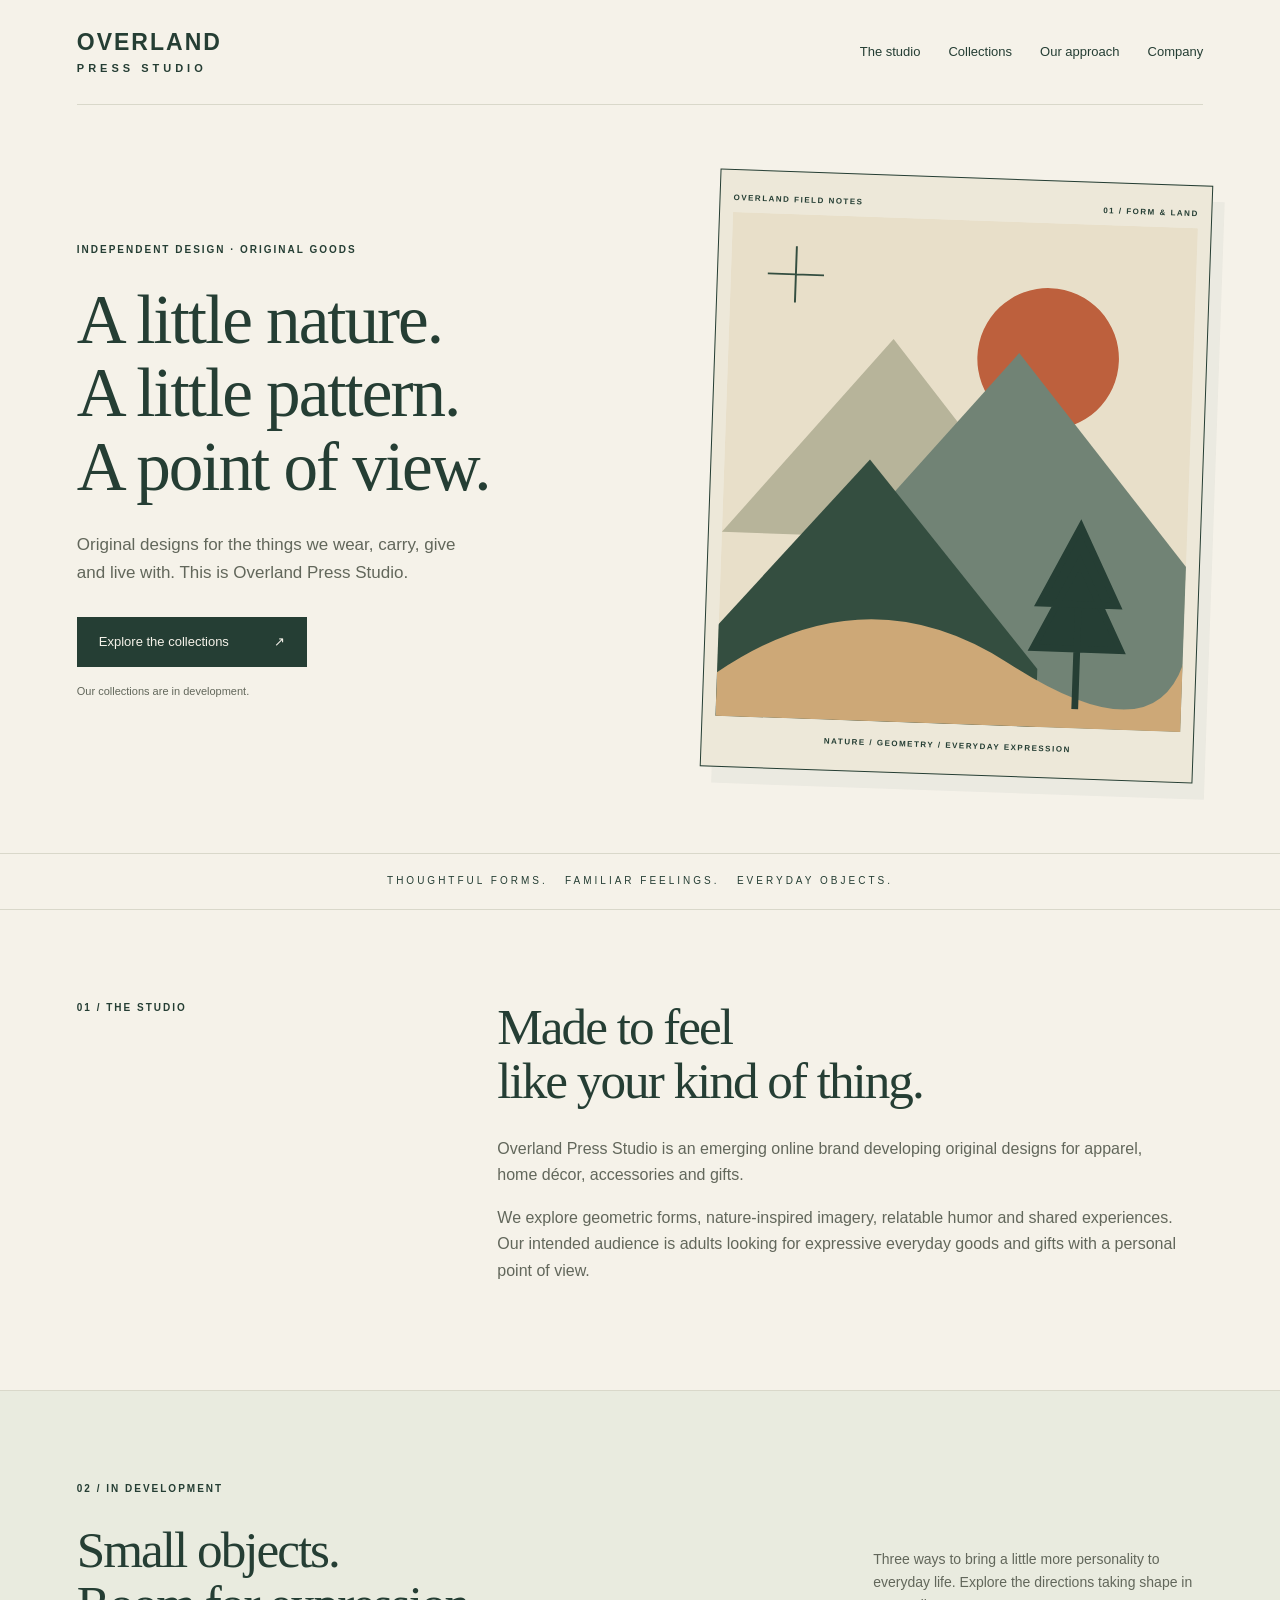
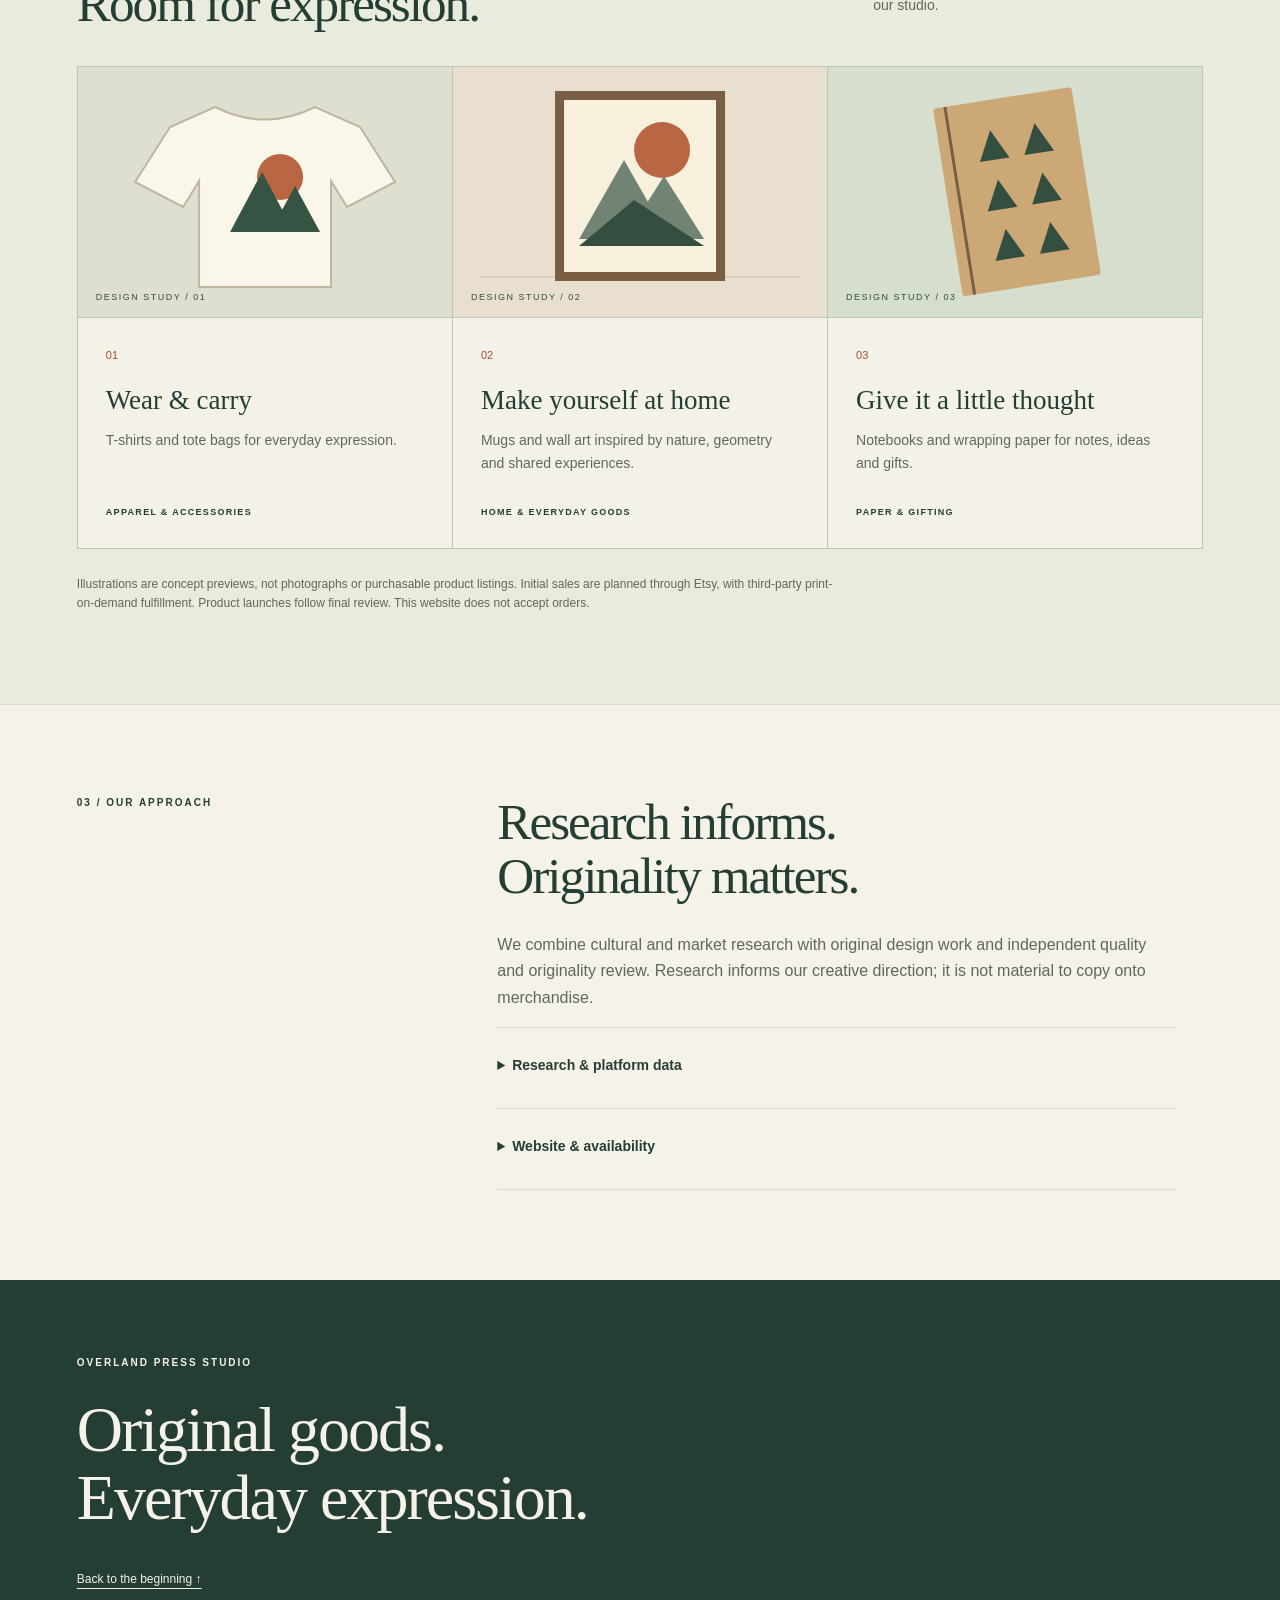
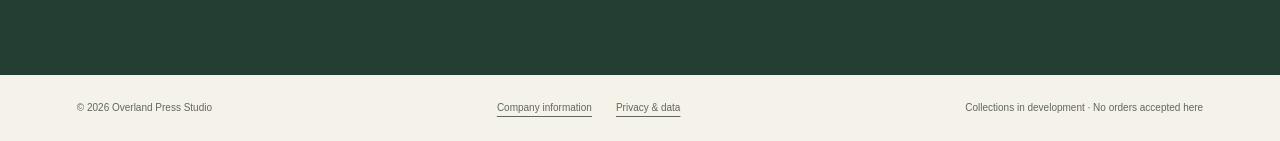
<file: index.html>
<!doctype html>
<html lang="en">
<head>
<meta charset="utf-8">
<meta name="viewport" content="width=device-width,initial-scale=1">
<meta name="description" content="Overland Press Studio is an emerging independent brand developing original apparel, home décor, accessories and gifts inspired by nature, pattern and everyday expression.">
<meta name="theme-color" content="#253e34">
<title>Overland Press Studio — Original goods, everyday expression</title>
<link rel="stylesheet" href="styles.css">
</head>
<body>
<a class="skip" href="#main">Skip to content</a>
<header class="header wrap"><a class="wordmark" href="index.html" aria-label="Overland Press Studio home">OVERLAND <span>PRESS STUDIO</span></a><nav aria-label="Main navigation"><a href="#studio">The studio</a><a href="#collections">Collections</a><a href="#approach">Our approach</a><a href="company.html">Company</a></nav></header>
<main id="main">
<section class="hero wrap"><div class="hero-copy"><p class="eyebrow">INDEPENDENT DESIGN · ORIGINAL GOODS</p><h1>A little nature.<br>A little pattern.<br>A point of view.</h1><p class="intro">Original designs for the things we wear, carry, give and live with. This is Overland Press Studio.</p><a class="button" href="#collections">Explore the collections <span aria-hidden="true">↗</span></a><p class="small launch">Our collections are in development.</p></div><div class="art" role="img" aria-label="Abstract landscape of a sun, layered mountains and geometric trees"><div class="art-top">OVERLAND FIELD NOTES <span>01 / FORM & LAND</span></div><svg viewBox="0 0 480 520" xmlns="http://www.w3.org/2000/svg" aria-hidden="true"><rect width="480" height="520" fill="#e8dfc9"/><circle cx="330" cy="140" r="73" fill="#bd603d"/><path d="M0 330 170 125 340 330Z" fill="#b7b49a"/><path d="m120 350 180-215 180 215v170H120Z" fill="#718375"/><path d="m-30 460 180-210 180 210v60H-30Z" fill="#344e40"/><path d="M0 475q150-110 300-20t180-5v70H0Z" fill="#cda877"/><path d="M370 390v110m-45-62 45-90 45 90zm5-46 40-80 40 80z" fill="#253e34" stroke="#253e34" stroke-width="7"/><path d="M38 62h58M67 33v58" stroke="#344e40" stroke-width="2"/></svg><div class="art-bottom">NATURE / GEOMETRY / EVERYDAY EXPRESSION</div></div></section>
<div class="ribbon">THOUGHTFUL FORMS. &nbsp; FAMILIAR FEELINGS. &nbsp; EVERYDAY OBJECTS.</div>
<section id="studio" class="section wrap split"><p class="eyebrow">01 / THE STUDIO</p><div><h2>Made to feel<br>like your kind of thing.</h2><p>Overland Press Studio is an emerging online brand developing original designs for apparel, home décor, accessories and gifts.</p><p>We explore geometric forms, nature-inspired imagery, relatable humor and shared experiences. Our intended audience is adults looking for expressive everyday goods and gifts with a personal point of view.</p></div></section>
<section id="collections" class="collections"><div class="wrap section"><div class="section-heading"><div><p class="eyebrow">02 / IN DEVELOPMENT</p><h2>Small objects.<br>Room for expression.</h2></div><p>Three ways to bring a little more personality to everyday life. Explore the directions taking shape in our studio.</p></div><div class="cards"><article><div class="preview preview-wear" role="img" aria-label="Illustrated concept of a cream T-shirt with a geometric forest motif"><svg viewBox="0 0 320 250" aria-hidden="true"><path d="M110 40 65 60 30 115 78 140 94 114V220H226V114L242 140 290 115 255 60 210 40Q160 65 110 40Z" fill="#faf6ea" stroke="#bfb6a2" stroke-width="2"/><circle cx="175" cy="110" r="23" fill="#b96743"/><path d="m125 165 32-60 32 60zm40 0 25-46 25 46z" fill="#355444"/></svg><span>DESIGN STUDY / 01</span></div><div class="card-copy"><span class="number">01</span><h3>Wear & carry</h3><p>T-shirts and tote bags for everyday expression.</p><span class="tag">APPAREL & ACCESSORIES</span></div></article><article><div class="preview preview-home" role="img" aria-label="Illustrated framed landscape concept"><svg viewBox="0 0 320 250" aria-hidden="true"><path d="M0 210H320" stroke="#c9bfa8"/><rect x="75" y="24" width="170" height="190" fill="#795e43"/><rect x="84" y="33" width="152" height="172" fill="#f7f0dd"/><circle cx="182" cy="83" r="28" fill="#b96743"/><path d="m99 172 45-79 45 79zm45 0 40-63 40 63z" fill="#718375"/><path d="m99 179 55-46 70 46" fill="#344e40"/></svg><span>DESIGN STUDY / 02</span></div><div class="card-copy"><span class="number">02</span><h3>Make yourself at home</h3><p>Mugs and wall art inspired by nature, geometry and shared experiences.</p><span class="tag">HOME & EVERYDAY GOODS</span></div></article><article><div class="preview preview-paper" role="img" aria-label="Illustrated notebook concept with a repeating botanical pattern"><svg viewBox="0 0 320 250" aria-hidden="true"><g transform="rotate(-9 160 125)"><rect x="92" y="30" width="140" height="190" rx="3" fill="#cda877"/><path d="M104 30V220" stroke="#795e43" stroke-width="3"/><g fill="#344e40"><path d="m130 90 15-30 15 30zm45 0 15-30 15 30zm-45 50 15-30 15 30zm45 0 15-30 15 30zm-45 50 15-30 15 30zm45 0 15-30 15 30z"/></g></g></svg><span>DESIGN STUDY / 03</span></div><div class="card-copy"><span class="number">03</span><h3>Give it a little thought</h3><p>Notebooks and wrapping paper for notes, ideas and gifts.</p><span class="tag">PAPER & GIFTING</span></div></article></div><p class="availability">Illustrations are concept previews, not photographs or purchasable product listings. Initial sales are planned through Etsy, with third-party print-on-demand fulfillment. Product launches follow final review. This website does not accept orders.</p></div></section>
<section id="approach" class="section wrap split"><p class="eyebrow">03 / OUR APPROACH</p><div><h2>Research informs.<br>Originality matters.</h2><p>We combine cultural and market research with original design work and independent quality and originality review. Research informs our creative direction; it is not material to copy onto merchandise.</p><details><summary>Research & platform data</summary><p>We are seeking permission for read-only, AI-assisted research into aggregate audience interests and cultural themes. This is a proposed use, not a claim of Reddit approval or partnership.</p><p>We do not intend to distribute Reddit datasets, posts, comments, usernames or user profiles to customers, or train or fine-tune models on that data. Platform access and analysis will be subject to authorization and applicable terms.</p></details><details><summary>Website & availability</summary><p>This is a company-information website. It has no checkout, newsletter signup or customer accounts, and its code contains no third-party analytics or advertising trackers. A hosting provider may process technical request information under its own policies.</p><p>Supplier-specific preparation and final review must be completed before product launch. No product shown or described here is represented as legally cleared merely because it is in development.</p></details></div></section>
<section class="closing"><div class="wrap"><p class="eyebrow">OVERLAND PRESS STUDIO</p><h2>Original goods.<br>Everyday expression.</h2><a href="#main">Back to the beginning ↑</a></div></section>
</main><footer class="wrap footer"><span>© 2026 Overland Press Studio</span><nav aria-label="Footer"><a href="company.html">Company information</a><a href="privacy.html">Privacy & data</a></nav><span>Collections in development · No orders accepted here</span></footer>
</body>
</html>
</file>
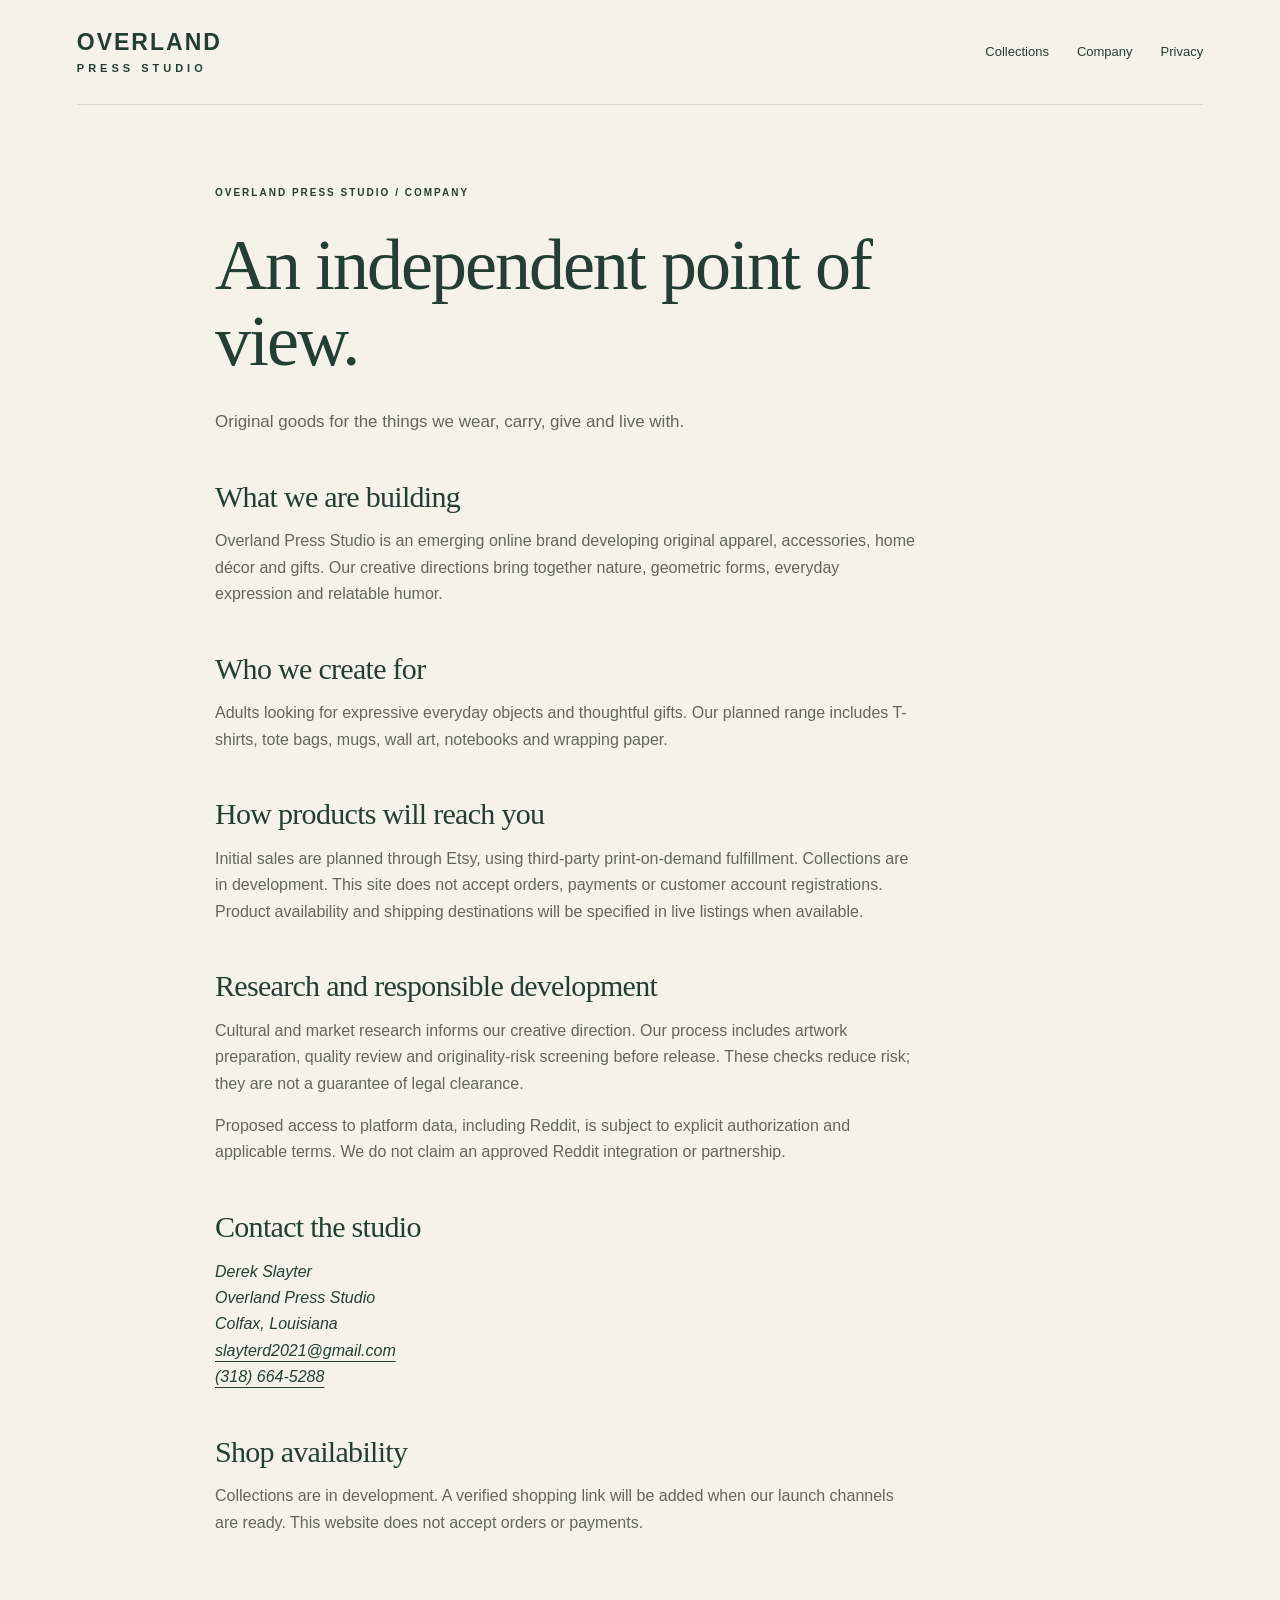
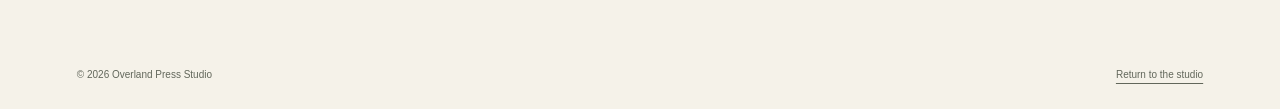
<file: company.html>
<!doctype html><html lang="en"><head><meta charset="utf-8"><meta name="viewport" content="width=device-width,initial-scale=1"><meta name="description" content="Learn about Overland Press Studio, an emerging original-goods brand."><meta name="theme-color" content="#253e34"><title>An independent point of view. — Overland Press Studio</title><link rel="stylesheet" href="styles.css"></head><body><a class="skip" href="#main">Skip to content</a><header class="header wrap"><a class="wordmark" href="index.html">OVERLAND <span>PRESS STUDIO</span></a><nav aria-label="Main navigation"><a href="index.html#collections">Collections</a><a href="company.html">Company</a><a href="privacy.html">Privacy</a></nav></header><main id="main" class="wrap document"><p class="eyebrow">OVERLAND PRESS STUDIO / COMPANY</p><h1>An independent point of view.</h1><p class="intro">Original goods for the things we wear, carry, give and live with.</p><h2>What we are building</h2><p>Overland Press Studio is an emerging online brand developing original apparel, accessories, home décor and gifts. Our creative directions bring together nature, geometric forms, everyday expression and relatable humor.</p><h2>Who we create for</h2><p>Adults looking for expressive everyday objects and thoughtful gifts. Our planned range includes T-shirts, tote bags, mugs, wall art, notebooks and wrapping paper.</p><h2>How products will reach you</h2><p>Initial sales are planned through Etsy, using third-party print-on-demand fulfillment. Collections are in development. This site does not accept orders, payments or customer account registrations. Product availability and shipping destinations will be specified in live listings when available.</p><h2>Research and responsible development</h2><p>Cultural and market research informs our creative direction. Our process includes artwork preparation, quality review and originality-risk screening before release. These checks reduce risk; they are not a guarantee of legal clearance.</p><p>Proposed access to platform data, including Reddit, is subject to explicit authorization and applicable terms. We do not claim an approved Reddit integration or partnership.</p><h2>Contact the studio</h2><address>Derek Slayter<br>Overland Press Studio<br>Colfax, Louisiana<br><a href="mailto:slayterd2021@gmail.com">slayterd2021@gmail.com</a><br><a href="tel:+13186645288">(318) 664-5288</a></address><h2>Shop availability</h2><p>Collections are in development. A verified shopping link will be added when our launch channels are ready. This website does not accept orders or payments.</p></main><footer class="wrap footer"><span>© 2026 Overland Press Studio</span><a href="index.html">Return to the studio</a></footer></body></html>
</file>
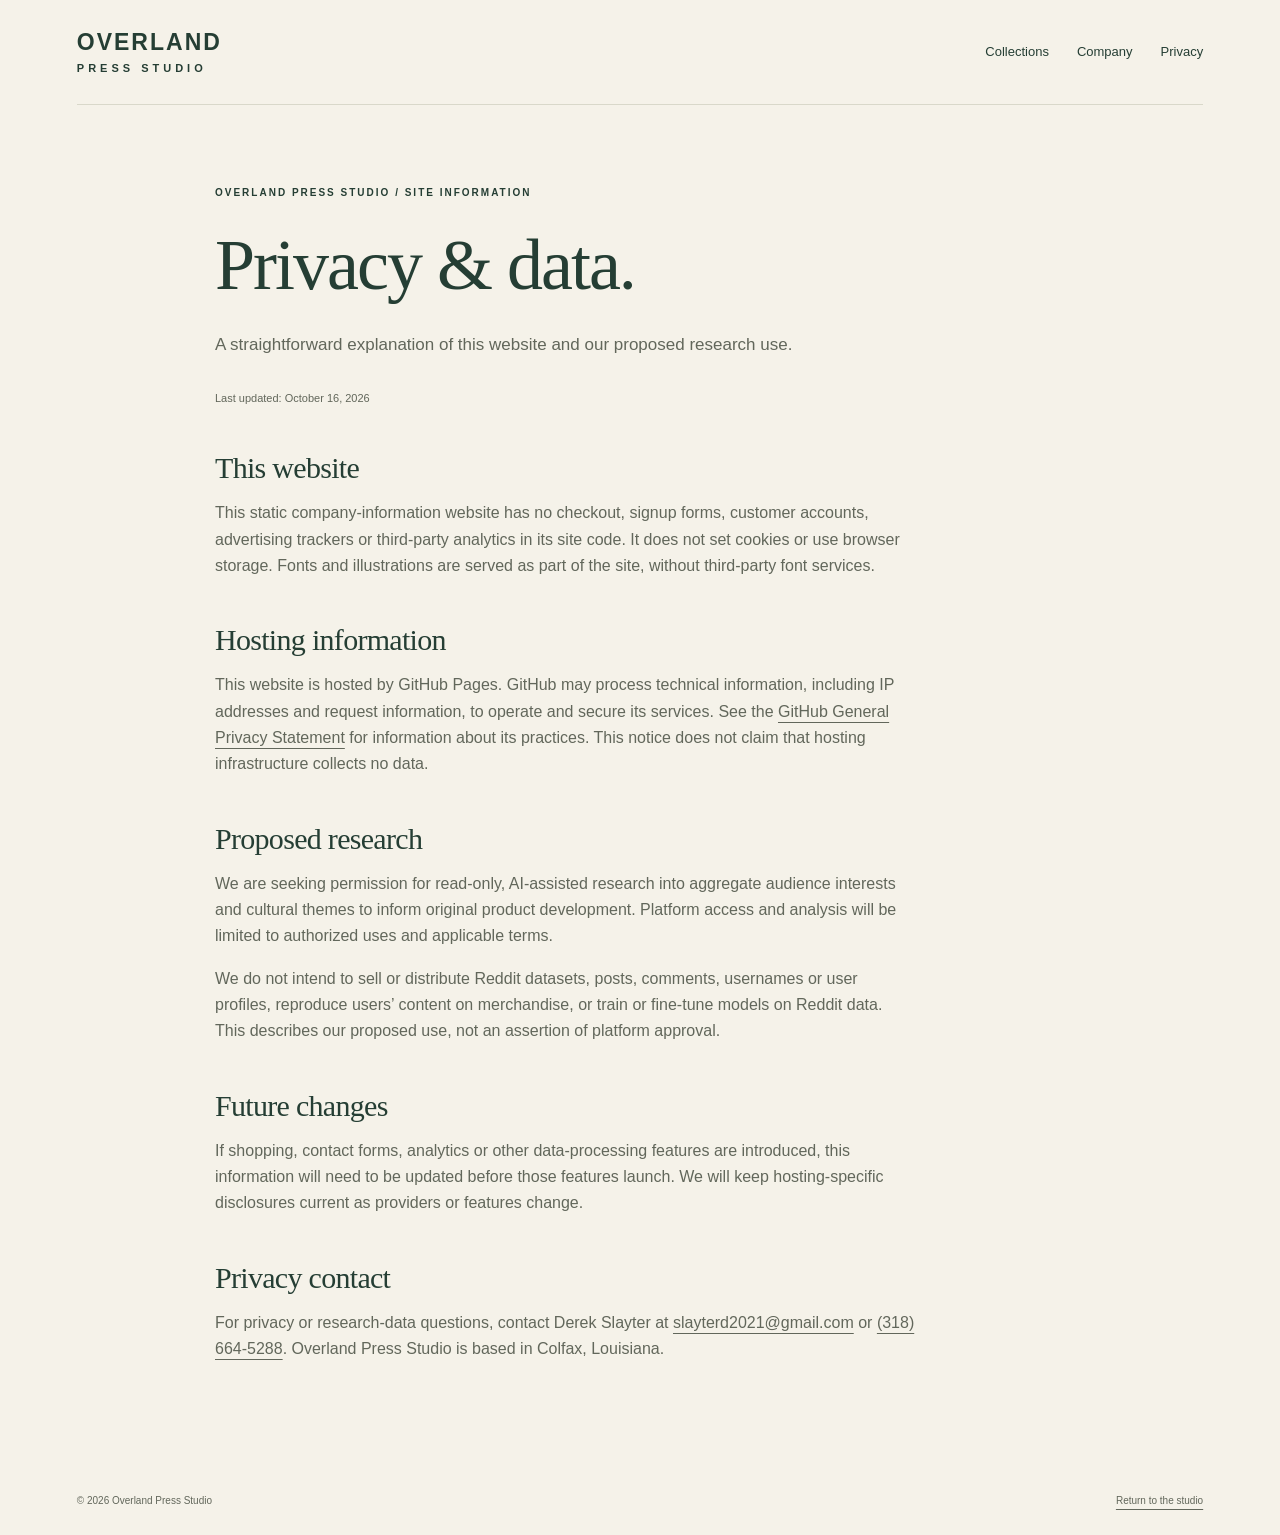
<file: privacy.html>
<!doctype html><html lang="en"><head><meta charset="utf-8"><meta name="viewport" content="width=device-width,initial-scale=1"><meta name="description" content="Privacy and research-data information for the Overland Press Studio website."><meta name="theme-color" content="#253e34"><title>Privacy & data. — Overland Press Studio</title><link rel="stylesheet" href="styles.css"></head><body><a class="skip" href="#main">Skip to content</a><header class="header wrap"><a class="wordmark" href="index.html">OVERLAND <span>PRESS STUDIO</span></a><nav aria-label="Main navigation"><a href="index.html#collections">Collections</a><a href="company.html">Company</a><a href="privacy.html">Privacy</a></nav></header><main id="main" class="wrap document"><p class="eyebrow">OVERLAND PRESS STUDIO / SITE INFORMATION</p><h1>Privacy & data.</h1><p class="intro">A straightforward explanation of this website and our proposed research use.</p><p class="small">Last updated: October 16, 2026</p><h2>This website</h2><p>This static company-information website has no checkout, signup forms, customer accounts, advertising trackers or third-party analytics in its site code. It does not set cookies or use browser storage. Fonts and illustrations are served as part of the site, without third-party font services.</p><h2>Hosting information</h2><p>This website is hosted by GitHub Pages. GitHub may process technical information, including IP addresses and request information, to operate and secure its services. See the <a href="https://docs.github.com/en/site-policy/privacy-policies/github-general-privacy-statement">GitHub General Privacy Statement</a> for information about its practices. This notice does not claim that hosting infrastructure collects no data.</p><h2>Proposed research</h2><p>We are seeking permission for read-only, AI-assisted research into aggregate audience interests and cultural themes to inform original product development. Platform access and analysis will be limited to authorized uses and applicable terms.</p><p>We do not intend to sell or distribute Reddit datasets, posts, comments, usernames or user profiles, reproduce users’ content on merchandise, or train or fine-tune models on Reddit data. This describes our proposed use, not an assertion of platform approval.</p><h2>Future changes</h2><p>If shopping, contact forms, analytics or other data-processing features are introduced, this information will need to be updated before those features launch. We will keep hosting-specific disclosures current as providers or features change.</p><h2>Privacy contact</h2><p>For privacy or research-data questions, contact Derek Slayter at <a href="mailto:slayterd2021@gmail.com">slayterd2021@gmail.com</a> or <a href="tel:+13186645288">(318) 664-5288</a>. Overland Press Studio is based in Colfax, Louisiana.</p></main><footer class="wrap footer"><span>© 2026 Overland Press Studio</span><a href="index.html">Return to the studio</a></footer></body></html>
</file>
<file: styles.css>
:root{--paper:#f5f2e9;--ink:#253e34;--muted:#62675b;--line:#d9d8ca;--rust:#a34e30}*{box-sizing:border-box}html{scroll-behavior:smooth;scroll-padding-top:24px}body{margin:0;background:var(--paper);color:var(--ink);font-family:Arial,Helvetica,sans-serif;line-height:1.65}.wrap{width:min(1160px,88%);margin:auto}a{color:inherit;text-underline-offset:5px}a:focus-visible,summary:focus-visible{outline:3px solid var(--rust);outline-offset:6px}.skip{position:absolute;top:-80px;background:var(--ink);color:white;padding:12px;z-index:10}.skip:focus{top:0}.header{display:flex;justify-content:space-between;align-items:center;padding:30px 0;border-bottom:1px solid var(--line);gap:24px}.wordmark{font-weight:800;font-size:23px;letter-spacing:2px;line-height:1.1;text-decoration:none}.wordmark span{display:block;font-size:11px;letter-spacing:4px;margin-top:7px}.header nav{display:flex;gap:28px;font-size:13px}.header nav a{text-decoration:none}.header nav a:hover{text-decoration:underline}.hero{display:grid;grid-template-columns:1.1fr 1fr;gap:8%;align-items:center;padding-top:72px;padding-bottom:78px}.eyebrow{font-size:10px;font-weight:700;letter-spacing:2px;margin:0 0 25px}h1,h2{font-family:Georgia,'Times New Roman',serif;font-weight:400;letter-spacing:-2px;line-height:1.06;margin:0 0 28px}h1{font-size:clamp(46px,5.4vw,73px)}h2{font-size:clamp(35px,4vw,52px)}.intro{font-size:17px;max-width:400px;color:var(--muted);margin-bottom:30px}.button{display:inline-flex;justify-content:space-between;gap:45px;background:var(--ink);color:var(--paper);padding:14px 22px;font-size:13px;text-decoration:none}.button:hover{background:#375647}.small{font-size:11px;color:var(--muted)}.launch{margin-top:15px}.art{border:1px solid var(--ink);padding:13px;transform:rotate(2deg);background:#ede8d9}.art svg{display:block;width:100%;height:auto}.art-top,.art-bottom{font-size:8px;letter-spacing:1.5px;font-weight:bold;padding:8px 0}.art-top{display:flex;justify-content:space-between;gap:12px}.art-bottom{padding-top:15px;text-align:center}.ribbon{border-top:1px solid var(--line);border-bottom:1px solid var(--line);text-align:center;letter-spacing:3px;font-size:10px;padding:19px 6%}.section{padding-top:90px;padding-bottom:90px}.split{display:grid;grid-template-columns:1fr 2fr;gap:6%}.split>div{max-width:680px}.split p:not(.eyebrow){font-size:16px;color:var(--muted)}.collections{background:#e9ebdf;border-block:1px solid var(--line)}.section-heading{display:flex;align-items:end;justify-content:space-between;gap:50px;margin-bottom:35px}.section-heading h2{margin:0}.section-heading>p{max-width:330px;font-size:14px;color:var(--muted)}.cards{display:grid;grid-template-columns:repeat(3,1fr);border-top:1px solid #bfc5b6;border-left:1px solid #bfc5b6}.cards article{padding:30px;border-right:1px solid #bfc5b6;border-bottom:1px solid #bfc5b6;display:flex;flex-direction:column}.number{font-size:11px;color:var(--rust);margin-bottom:40px}h3{font:400 27px/1.2 Georgia,serif;margin:0 0 12px}.cards p{font-size:14px;color:var(--muted);margin:0 0 30px}.tag{margin-top:auto;font-size:9px;letter-spacing:1.3px;font-weight:700}.availability{max-width:760px;font-size:12px;color:var(--muted);margin:26px 0 0}details{border-top:1px solid var(--line);padding:18px 0}details:last-child{border-bottom:1px solid var(--line)}summary{cursor:pointer;font-size:14px;font-weight:700}details p{font-size:14px!important}.closing{padding:75px 0;background:var(--ink);color:var(--paper)}.closing h2{font-size:clamp(42px,5vw,66px)}.closing a{font-size:12px}.footer{display:flex;justify-content:space-between;gap:20px;padding-top:25px;padding-bottom:25px;font-size:10px;color:var(--muted)}@media(max-width:720px){.header{align-items:start}.header nav{flex-direction:column;gap:5px;font-size:11px}.hero{grid-template-columns:1fr;padding-top:45px;gap:35px}.art{max-width:440px;transform:none;margin:0 auto;width:100%}.split{grid-template-columns:1fr;gap:10px}.section{padding-top:55px;padding-bottom:55px}.section-heading{display:block}.section-heading>p{margin-top:25px}.cards{grid-template-columns:1fr}.cards article{padding:25px}.number{margin-bottom:22px}.footer{flex-direction:column;gap:5px}.ribbon{font-size:8px;letter-spacing:1.5px}}@media(prefers-reduced-motion:reduce){html{scroll-behavior:auto}}
/* Editorial collection previews and secondary pages. */
.cards article{padding:0;overflow:hidden;background:#f4f2e8}.preview{position:relative;min-height:245px;border-bottom:1px solid #bfc5b6;background:#dedfcf}.preview svg{display:block;width:100%;height:250px}.preview span{position:absolute;bottom:12px;left:18px;font-size:9px;letter-spacing:1.5px;color:#344e40}.preview-home{background:#e8dfce}.preview-paper{background:#d6dece}.card-copy{padding:28px;display:flex;flex-direction:column;flex:1}.card-copy .number{margin-bottom:20px}.card-copy .tag{margin-top:auto}.footer nav{display:flex;gap:24px}.document{max-width:850px;padding-top:80px;padding-bottom:90px;min-height:75vh}.document h1{font-size:clamp(44px,6vw,72px);max-width:750px}.document h2{font-size:30px;letter-spacing:-.7px;margin-top:45px;margin-bottom:16px}.document p{max-width:700px;color:var(--muted)}.document .eyebrow{color:var(--ink)}.header nav a{padding-block:8px}.button{min-height:48px}.closing a{display:inline-block;padding-block:10px}summary{min-height:44px;padding-block:8px}.art{box-shadow:12px 16px 0 #253e340b}.hero{min-height:690px}.cards article:hover .preview svg{transform:translateY(-3px)}.preview svg{transition:transform .2s ease}
@media(max-width:720px){.cards article{padding:0}.hero{min-height:0}.header nav{gap:0}.header nav a{padding-block:5px}.wordmark{font-size:20px}.wordmark span{font-size:9px;letter-spacing:3px}.document{padding-top:48px;padding-bottom:55px}.footer nav{flex-wrap:wrap;gap:18px}.preview svg{height:240px}.ribbon{line-height:1.9}.intro{font-size:16px}.art-top{font-size:7px;letter-spacing:1px}}
@media(prefers-reduced-motion:reduce){.preview svg{transition:none}.cards article:hover .preview svg{transform:none}}
</file>
